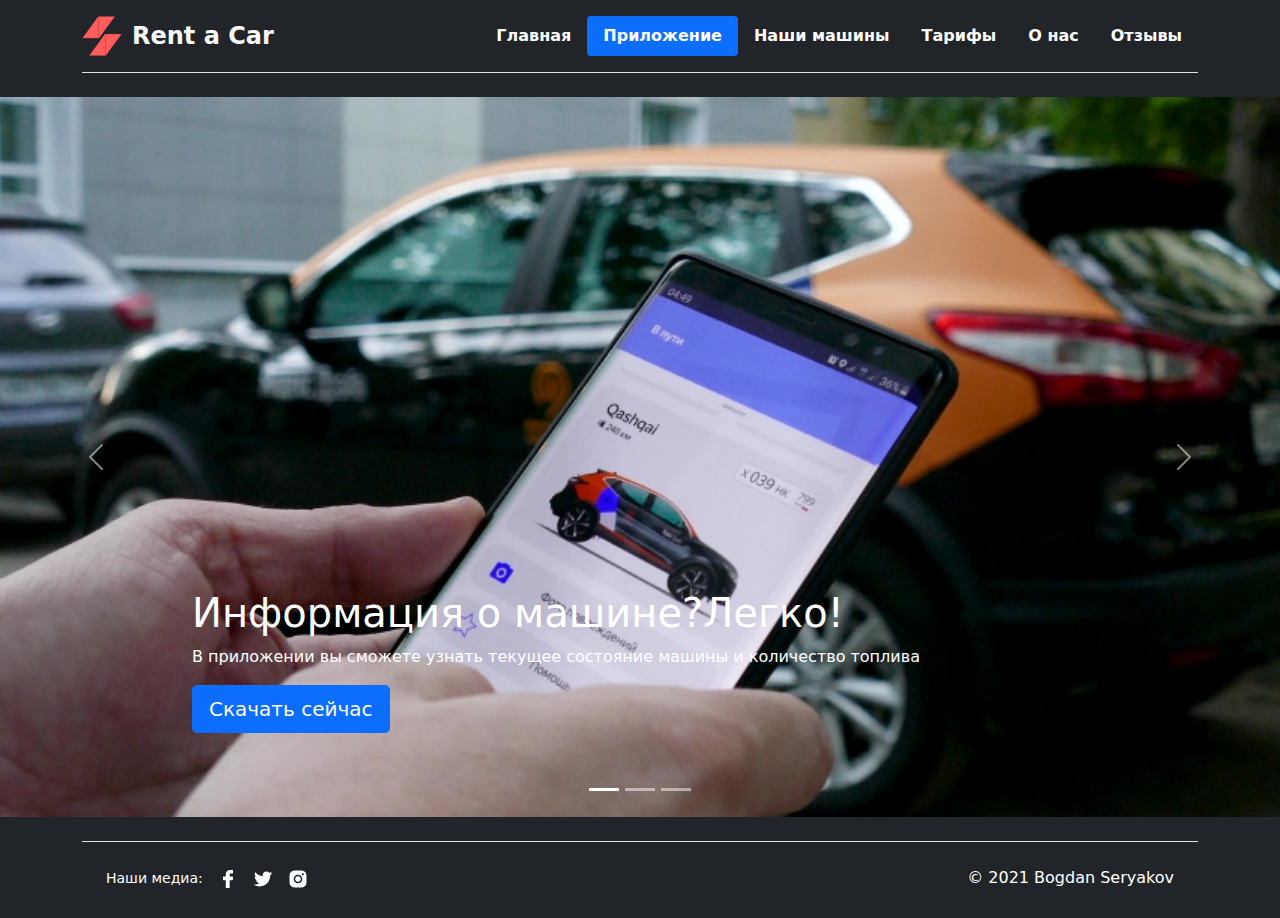
<file: app.html>
<!DOCTYPE html>
<html lang="ru">
<head>
   <meta charset="UTF-8">
   <meta name="viewport" content="width=device-width, initial-scale=1.0">
   <link rel="stylesheet" href="css/bootstrap.min.css">
   <link rel="stylesheet" href="css/style.css">
   <link rel="icon" href="img/favicon.png">
   <title>Rent a Car - аренда машин в Татарстане!</title>
</head>
<body class="bg-dark">

   <!-- HEADER -->

   <div class="container">
      <header class="d-flex flex-wrap justify-content-center py-3 mb-4 border-bottom">
         <a href="index.html" class="d-flex align-items-center mb-3 mb-md-0 me-md-auto text-light text-decoration-none logo">
           <img class="logo-img" src="img/logopng.png" alt="">
           <span class="fs-4 fw-bold">Rent a Car</span>
         </a>
         <ul class="nav nav-pills fw-bolder">
           <li class="nav-item"><a href="index.html" class="nav-link" aria-current="page">Главная</a></li>
           <li class="nav-item"><a href="app.html" class="nav-link active">Приложение</a></li>
           <li class="nav-item"><a href="cars.html" class="nav-link">Наши машины</a></li>
           <li class="nav-item"><a href="price.html" class="nav-link">Тарифы</a></li>
           <li class="nav-item"><a href="about.html" class="nav-link">О нас</a></li>
           <li class="nav-item"><a href="review.html" class="nav-link">Отзывы</a></li>
         </ul>
       </header>
   </div>

   <!-- END HEADER -->

   <!-- MAIN BLOCK -->

<main>
   <div id="myCarousel" class="carousel slide" data-bs-ride="carousel">
     <div class="carousel-indicators">
       <button type="button" data-bs-target="#myCarousel" data-bs-slide-to="0" class="active" aria-current="true" aria-label="Slide 1"></button>
       <button type="button" data-bs-target="#myCarousel" data-bs-slide-to="1" aria-label="Slide 2"></button>
       <button type="button" data-bs-target="#myCarousel" data-bs-slide-to="2" aria-label="Slide 3"></button>
     </div>
     <div class="carousel-inner">
       <div class="carousel-item carousel-item-1 active">
         <div class="container">
           <div class="carousel-caption text-start text-light-50 carousel-anim">
             <h1>Информация о машине?Легко!</h1>
             <p>В приложении вы сможете узнать текущее состояние машины и количество топлива</p>
             <p><a class="btn btn-lg btn-primary btn-anim" href="#">Скачать сейчас</a></p>
           </div>
         </div>
       </div>
       <div class="carousel-item carousel-item-2"> 
         <div class="container">
           <div class="carousel-caption text-light-50">
             <h1>Поиск машины - это просто!</h1>
             <p>В приложении встроены карты,на которых вы легко найдете ваш автомобиль!</p>
             <p><a class="btn btn-lg btn-primary btn-anim" href="#">Скачать сейчас</a></p>
           </div>
         </div>
       </div>
       <div class="carousel-item carousel-item-3">
         <div class="container">
           <div class="carousel-caption text-end text-light-50">
             <h1>Аренда - проще покупки</h1>
             <p>Арендовать машину в приложении проще и быстрее,чем покупать собственную!</p>
             <p><a class="btn btn-lg btn-primary btn-anim" href="#">Скачать сейчас</a></p>
           </div>
         </div>
       </div>
     </div>
     <button class="carousel-control-prev" type="button" data-bs-target="#myCarousel" data-bs-slide="prev">
       <span class="carousel-control-prev-icon" aria-hidden="true"></span>
       <span class="visually-hidden">Предыдущий</span>
     </button>
     <button class="carousel-control-next" type="button" data-bs-target="#myCarousel" data-bs-slide="next">
       <span class="carousel-control-next-icon" aria-hidden="true"></span>
       <span class="visually-hidden">Следующий</span>
     </button>
   </div>
</main>

<!-- END MAIN BLOCK -->

<!-- FOOTER -->

<div class="container">
<footer class="footer border-top mt-4 p-4">
      <div class="row">
         <div class="col-lg-9 d-flex align-items-center">
            <span class="footer-text">Наши медиа:</span>
            <span class="footer-social d-inline-flex align-items-center pb-1">
               <a target="_blank" href="https://www.facebook.com/" class="social-link">
                  <img src="img/Social network/Facebook.svg" alt="facebook">
               </a>
               <a target="_blank" href="https://twitter.com/" class="social-link">
                  <img src="img/Social network/Twitter.svg" alt="twitter">
               </a>
               <a target="_blank" href="https://www.instagram.com/jagermeistr/" class="social-link">
                  <img src="img/Social network/Instagram.svg" alt="instagram">
               </a>
            </span>
         </div>
         <div class="col-xl-3 col-lg-3 d-flex justify-content-lg-end mt-4 mt-lg-0">
            <a href="https://vk.com/thejagermeister" target="_blank" class="footer-link">© 2021 Bogdan Seryakov</a>
         </div>
</footer>
</div>

<!-- END FOOTER -->

<!-- SCRIPTS -->

<script src="js/bootstrap.bundle.min.js"></script>

<!-- END SCRIPTS -->
</body>
</html>
</file>
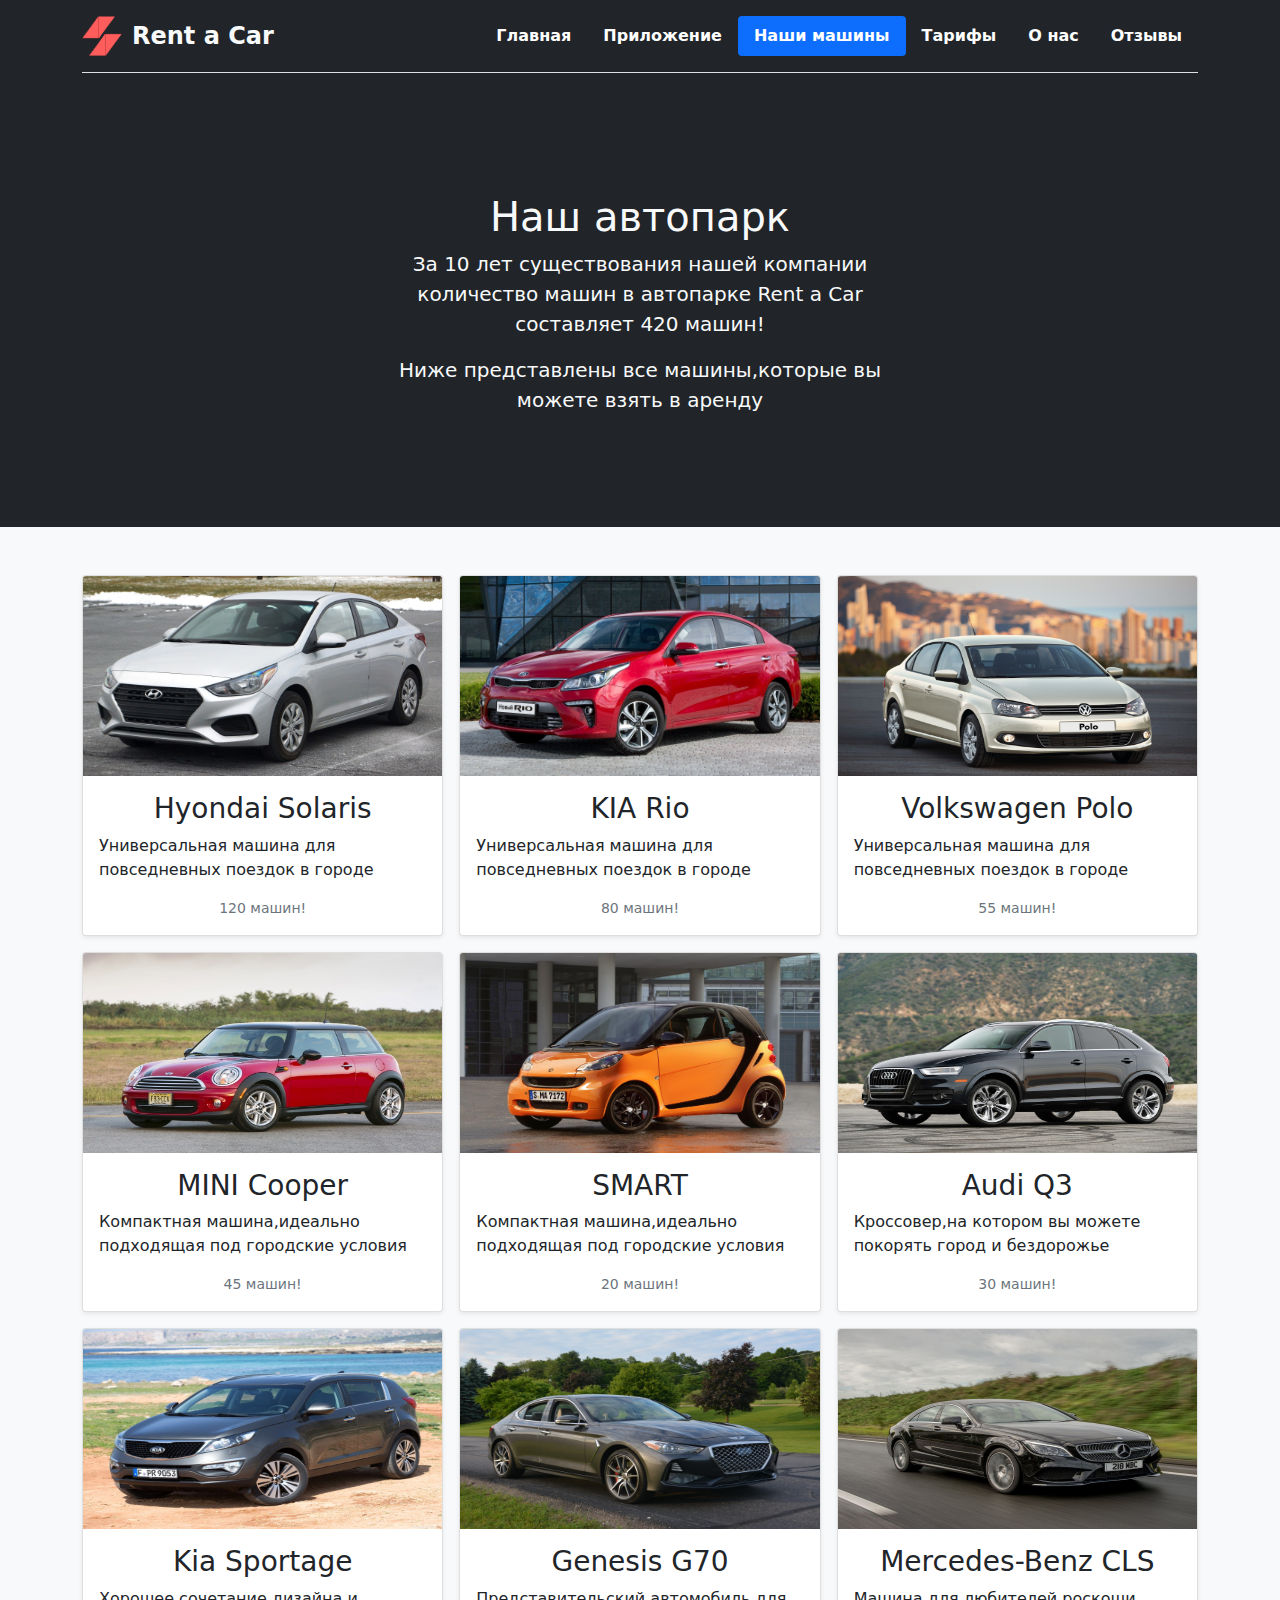
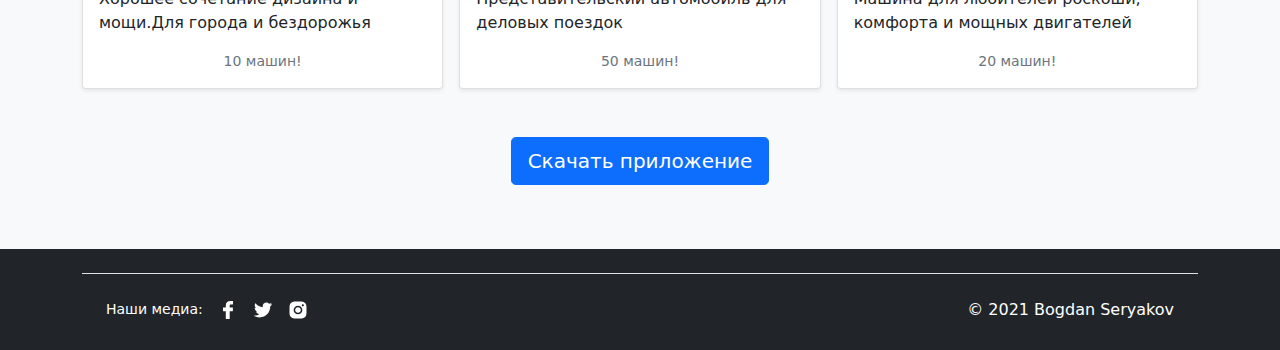
<file: cars.html>
<!DOCTYPE html>
<html lang="ru">
<head>
   <meta charset="UTF-8">
   <meta name="viewport" content="width=device-width, initial-scale=1.0">
   <link rel="stylesheet" href="css/bootstrap.min.css">
   <link rel="stylesheet" href="css/style.css">
   <link rel="icon" href="img/favicon.png">
   <title>Rent a Car - аренда машин в Татарстане!</title>
</head>
<body class="bg-dark">

   <!-- HEADER -->

   <div class="container">
      <header class="d-flex flex-wrap justify-content-center py-3 mb-4 border-bottom">
         <a href="index.html" class="d-flex align-items-center mb-3 mb-md-0 me-md-auto text-light text-decoration-none logo">
           <img class="logo-img" src="img/logopng.png" alt="">
           <span class="fs-4 fw-bold">Rent a Car</span>
         </a>
         <ul class="nav nav-pills fw-bolder">
            <li class="nav-item"><a href="index.html" class="nav-link" aria-current="page">Главная</a></li>
            <li class="nav-item"><a href="app.html" class="nav-link">Приложение</a></li>
            <li class="nav-item"><a href="cars.html" class="nav-link  active">Наши машины</a></li>
            <li class="nav-item"><a href="price.html" class="nav-link">Тарифы</a></li>
            <li class="nav-item"><a href="about.html" class="nav-link">О нас</a></li>
            <li class="nav-item"><a href="review.html" class="nav-link">Отзывы</a></li>
         </ul>
       </header>
   </div>
   
   <!-- END HEADER -->

   <!-- MAIN BLOCK -->

   <main>
      <section class="py-5 text-center container bg-dark cars-about">
        <div class="row py-lg-5">
          <div class="col-lg-6 col-md-8 mx-auto ">
            <h1 class="fw-light text-light">Наш автопарк</h1>
            <p class="lead text-light">За 10 лет существования нашей компании количество машин в автопарке Rent a Car составляет 420 машин!</p>
            <p class="lead text-light">Ниже представлены все машины,которые вы можете взять в аренду</p>
          </div>
        </div>
      </section>
      <div class="album py-5 bg-light">
        <div class="container">
          <div class="row row-cols-1 row-cols-sm-2 row-cols-md-3 g-3">
            <div class="col">
              <div class="card shadow-sm">
                <img class="bd-placeholder-img card-img-top" width="100%" height="225" src="img/cars/1.jpg">
                <div class="card-body">
                  <h3 class="card-title text-center">Hyondai Solaris</h3>
                  <p class="card-text">Универсальная машина для повседневных поездок в городе</p>
                  <div class="d-flex justify-content-center align-items-center">
                    <small class="text-muted">120 машин!</small>
                  </div>
                </div>
              </div>
            </div>
            <div class="col">
              <div class="card shadow-sm">
               <img class="bd-placeholder-img card-img-top" width="100%" height="225" src="img/cars/2.jpg">
    
                <div class="card-body">
                  <h3 class="card-title text-center">KIA Rio</h3>
                  <p class="card-text">Универсальная машина для повседневных поездок в городе</p>
                  <div class="d-flex justify-content-center align-items-center">
                     <small class="text-muted">80 машин!</small>
                   </div>
                </div>
              </div>
            </div>
            <div class="col">
              <div class="card shadow-sm">
               <img class="bd-placeholder-img card-img-top" width="100%" height="225" src="img/cars/3.jpg">
    
                <div class="card-body">
                  <h3 class="card-title text-center">Volkswagen Polo</h3>
                  <p class="card-text">Универсальная машина для повседневных поездок в городе</p>
                  <div class="d-flex justify-content-center align-items-center">
                     <small class="text-muted">55 машин!</small>
                   </div>
                </div>
              </div>
            </div>
    
            <div class="col">
              <div class="card shadow-sm">
               <img class="bd-placeholder-img card-img-top" width="100%" height="225" src="img/cars/4.jpg">
    
                <div class="card-body">
                  <h3 class="card-title text-center">MINI Cooper</h3>
                  <p class="card-text">Компактная машина,идеально подходящая под городские условия</p>
                  <div class="d-flex justify-content-center align-items-center">
                     <small class="text-muted">45 машин!</small>
                   </div>
                </div>
              </div>
            </div>
            <div class="col">
              <div class="card shadow-sm">
               <img class="bd-placeholder-img card-img-top" width="100%" height="225" src="img/cars/5.jpg">
    
                <div class="card-body">
                  <h3 class="card-title text-center">SMART</h3>
                  <p class="card-text">Компактная машина,идеально подходящая под городские условия</p>
                  <div class="d-flex justify-content-center align-items-center">
                     <small class="text-muted">20 машин!</small>
                   </div>
                </div>
              </div>
            </div>
            <div class="col">
              <div class="card shadow-sm">
               <img class="bd-placeholder-img card-img-top" width="100%" height="225" src="img/cars/6.jpg">
    
                <div class="card-body">
                  <h3 class="card-title text-center">Audi Q3</h3>
                  <p class="card-text">Кроссовер,на котором вы можете покорять город и бездорожье</p>
                  <div class="d-flex justify-content-center align-items-center">
                     <small class="text-muted">30 машин!</small>
                   </div>
                </div>
              </div>
            </div>
    
            <div class="col">
              <div class="card shadow-sm">
               <img class="bd-placeholder-img card-img-top" width="100%" height="225" src="img/cars/7.jpg">
    
                <div class="card-body">
                  <h3 class="card-title text-center">Kia Sportage</h3>
                  <p class="card-text">Хорошее сочетание дизайна и мощи.Для города и бездорожья</p>
                  <div class="d-flex justify-content-center align-items-center">
                     <small class="text-muted">10 машин!</small>
                   </div>
                </div>
              </div>
            </div>
            <div class="col">
              <div class="card shadow-sm">
               <img class="bd-placeholder-img card-img-top" width="100%" height="225" src="img/cars/8.jpg">
    
                <div class="card-body">
                  <h3 class="card-title text-center">Genesis G70</h3>
                  <p class="card-text">Представительский автомобиль для деловых поездок</p>
                  <div class="d-flex justify-content-center align-items-center">
                     <small class="text-muted">50 машин!</small>
                   </div>
                </div>
              </div>
            </div>
            <div class="col">
              <div class="card shadow-sm">
               <img class="bd-placeholder-img card-img-top" width="100%" height="225" src="img/cars/9.jpg">
    
                <div class="card-body">
                  <h3 class="card-title text-center">Mercedes-Benz CLS</h3>
                  <p class="card-text">Машина для любителей роскоши, комфорта и мощных двигателей</p>
                  <div class="d-flex justify-content-center align-items-center">
                     <small class="text-muted">20 машин!</small>
                   </div>
                </div>
              </div>
            </div>
          </div>
        </div>
        <p class="d-flex align-items-center justify-content-center mt-5">
           <a class="btn btn-lg btn-primary" href="#">Скачать приложение</a>
         </p>
      </div>
    </main>

   <!-- END MAIN BLOCK -->

   <!-- FOOTER -->

<div class="container">
   <footer class="footer border-top mt-4 p-4">
         <div class="row">
            <div class="col-lg-9 d-flex align-items-center">
               <span class="footer-text">Наши медиа:</span>
               <span class="footer-social d-inline-flex align-items-center pb-1">
                  <a target="_blank" href="https://www.facebook.com/" class="social-link">
                     <img src="img/Social network/Facebook.svg" alt="facebook">
                  </a>
                  <a target="_blank" href="https://twitter.com/" class="social-link">
                     <img src="img/Social network/Twitter.svg" alt="twitter">
                  </a>
                  <a target="_blank" href="https://www.instagram.com/jagermeistr/" class="social-link">
                     <img src="img/Social network/Instagram.svg" alt="instagram">
                  </a>
               </span>
            </div>
            <div class="col-xl-3 col-lg-3 d-flex justify-content-lg-end mt-4 mt-lg-0">
               <a href="https://vk.com/thejagermeister" target="_blank" class="footer-link">© 2021 Bogdan Seryakov</a>
            </div>
   </footer>
   </div>
   
   <!-- END FOOTER -->
   
   <!-- SCRIPTS -->

<script src="js/bootstrap.bundle.min.js"></script>

<!-- END SCRIPTS -->
</body>
</html>
</file>
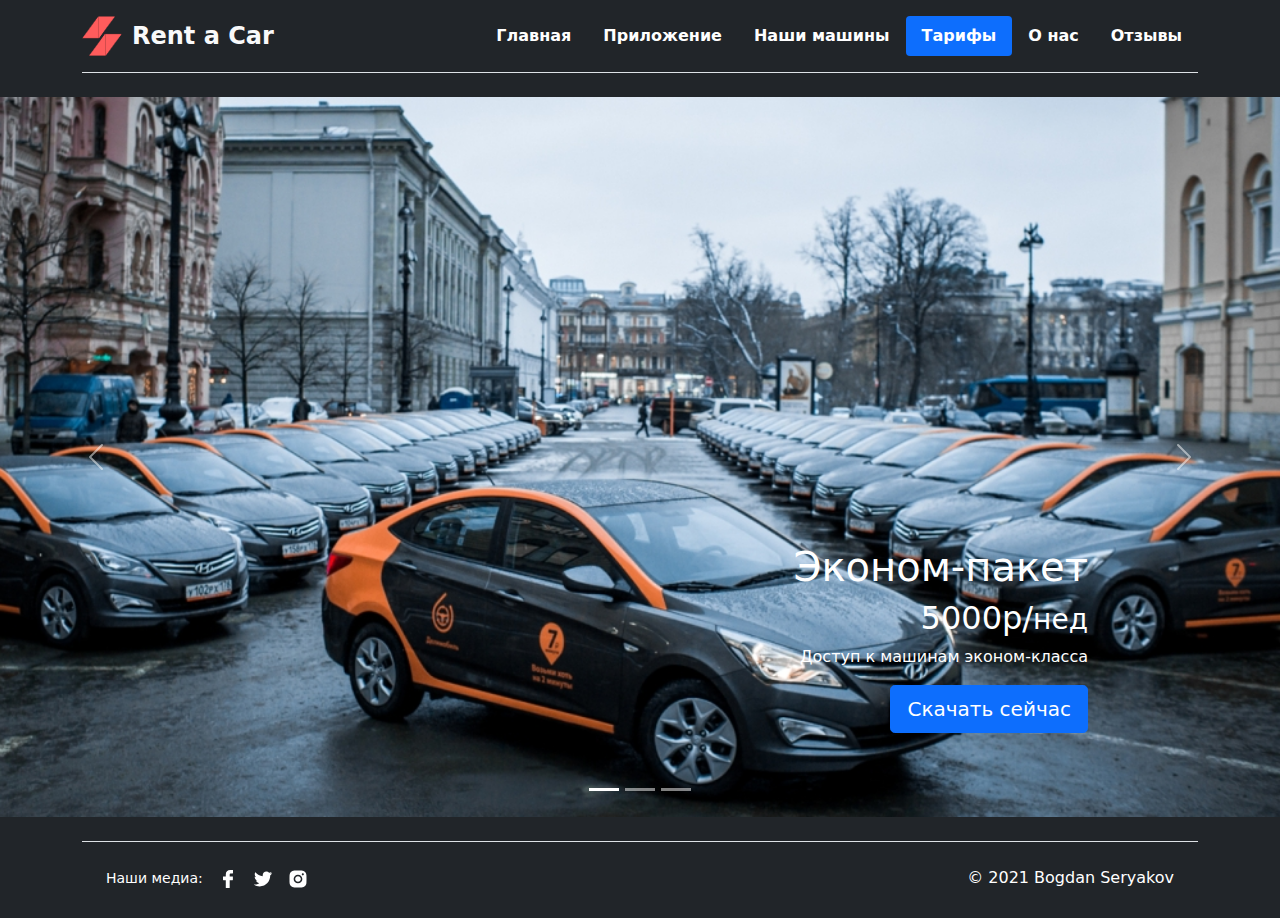
<file: price.html>
<!DOCTYPE html>
<html lang="ru">
<head>
   <meta charset="UTF-8">
   <meta name="viewport" content="width=device-width, initial-scale=1.0">
   <link rel="stylesheet" href="css/bootstrap.min.css">
   <link rel="stylesheet" href="css/style.css">
   <link rel="icon" href="img/favicon.png">
   <title>Rent a Car - аренда машин в Татарстане!</title>
</head>
<body class="bg-dark">

   <!-- HEADER -->

   <div class="container">
      <header class="d-flex flex-wrap justify-content-center py-3 mb-4 border-bottom">
         <a href="index.html" class="d-flex align-items-center mb-3 mb-md-0 me-md-auto text-light text-decoration-none logo">
           <img class="logo-img" src="img/logopng.png" alt="">
           <span class="fs-4 fw-bold">Rent a Car</span>
         </a>
         <ul class="nav nav-pills fw-bolder">
            <li class="nav-item"><a href="index.html" class="nav-link" aria-current="page">Главная</a></li>
            <li class="nav-item"><a href="app.html" class="nav-link">Приложение</a></li>
            <li class="nav-item"><a href="cars.html" class="nav-link">Наши машины</a></li>
            <li class="nav-item"><a href="price.html" class="nav-link  active">Тарифы</a></li>
            <li class="nav-item"><a href="about.html" class="nav-link">О нас</a></li>
            <li class="nav-item"><a href="review.html" class="nav-link">Отзывы</a></li>
         </ul>
       </header>
   </div>
   
   <!-- END HEADER -->

   <!-- MAIN BLOCK -->

   <main>
      <div id="myCarousel" class="carousel slide" data-bs-ride="carousel">
        <div class="carousel-indicators">
          <button type="button" data-bs-target="#myCarousel" data-bs-slide-to="0" class="active" aria-current="true" aria-label="Slide 1"></button>
          <button type="button" data-bs-target="#myCarousel" data-bs-slide-to="1" aria-label="Slide 2"></button>
          <button type="button" data-bs-target="#myCarousel" data-bs-slide-to="2" aria-label="Slide 3"></button>
        </div>
        <div class="carousel-inner">
          <div class="carousel-item carousel-item-price-1 active">
            <div class="container">
              <div class="carousel-caption text-end text-light-50">
                <h1>Эконом-пакет</h1>
                <h2>5000р/<small>нед</small></h2>
                <p>Доступ к машинам эконом-класса</p>
                <p><a class="btn btn-lg btn-primary" href="#">Скачать сейчас</a></p>
              </div>
            </div>
          </div>
          <div class="carousel-item carousel-item-price-2"> 
            <div class="container">
              <div class="carousel-caption text-end text-black">
               <h1>Комфорт-пакет</h1>
               <h2>7000р/<small>нед</small></h2>
               <p>Доступ к машинам комфорт-класса</p>
                <p><a class="btn btn-lg btn-primary" href="#">Скачать сейчас</a></p>
              </div>
            </div>
          </div>
          <div class="carousel-item carousel-item-price-3">
            <div class="container">
              <div class="carousel-caption text-end text-light-50">
               <h1>Бизнес-пакет</h1>
               <h2>10000р/<small>нед</small></h2>
               <p>Доступ к машинам бизнес-класса</p>
                <p><a class="btn btn-lg btn-primary" href="#">Скачать сейчас</a></p>
              </div>
            </div>
          </div>
        </div>
        <button class="carousel-control-prev" type="button" data-bs-target="#myCarousel" data-bs-slide="prev">
          <span class="carousel-control-prev-icon" aria-hidden="true"></span>
          <span class="visually-hidden">Предыдущий</span>
        </button>
        <button class="carousel-control-next" type="button" data-bs-target="#myCarousel" data-bs-slide="next">
          <span class="carousel-control-next-icon" aria-hidden="true"></span>
          <span class="visually-hidden">Следующий</span>
        </button>
      </div>
   </main>

   <!-- END MAIN BLOCK -->


   <!-- FOOTER -->

<div class="container">
   <footer class="footer border-top mt-4 p-4">
         <div class="row">
            <div class="col-lg-9 d-flex align-items-center">
               <span class="footer-text">Наши медиа:</span>
               <span class="footer-social d-inline-flex align-items-center pb-1">
                  <a target="_blank" href="https://www.facebook.com/" class="social-link">
                     <img src="img/Social network/Facebook.svg" alt="facebook">
                  </a>
                  <a target="_blank" href="https://twitter.com/" class="social-link">
                     <img src="img/Social network/Twitter.svg" alt="twitter">
                  </a>
                  <a target="_blank" href="https://www.instagram.com/jagermeistr/" class="social-link">
                     <img src="img/Social network/Instagram.svg" alt="instagram">
                  </a>
               </span>
            </div>
            <div class="col-xl-3 col-lg-3 d-flex justify-content-lg-end mt-4 mt-lg-0">
               <a href="https://vk.com/thejagermeister" target="_blank" class="footer-link">© 2021 Bogdan Seryakov</a>
            </div>
   </footer>
   </div>
   
   <!-- END FOOTER -->
   
   <!-- SCRIPTS -->

<script src="js/bootstrap.bundle.min.js"></script>

<!-- END SCRIPTS -->
</body>
</html>
</file>
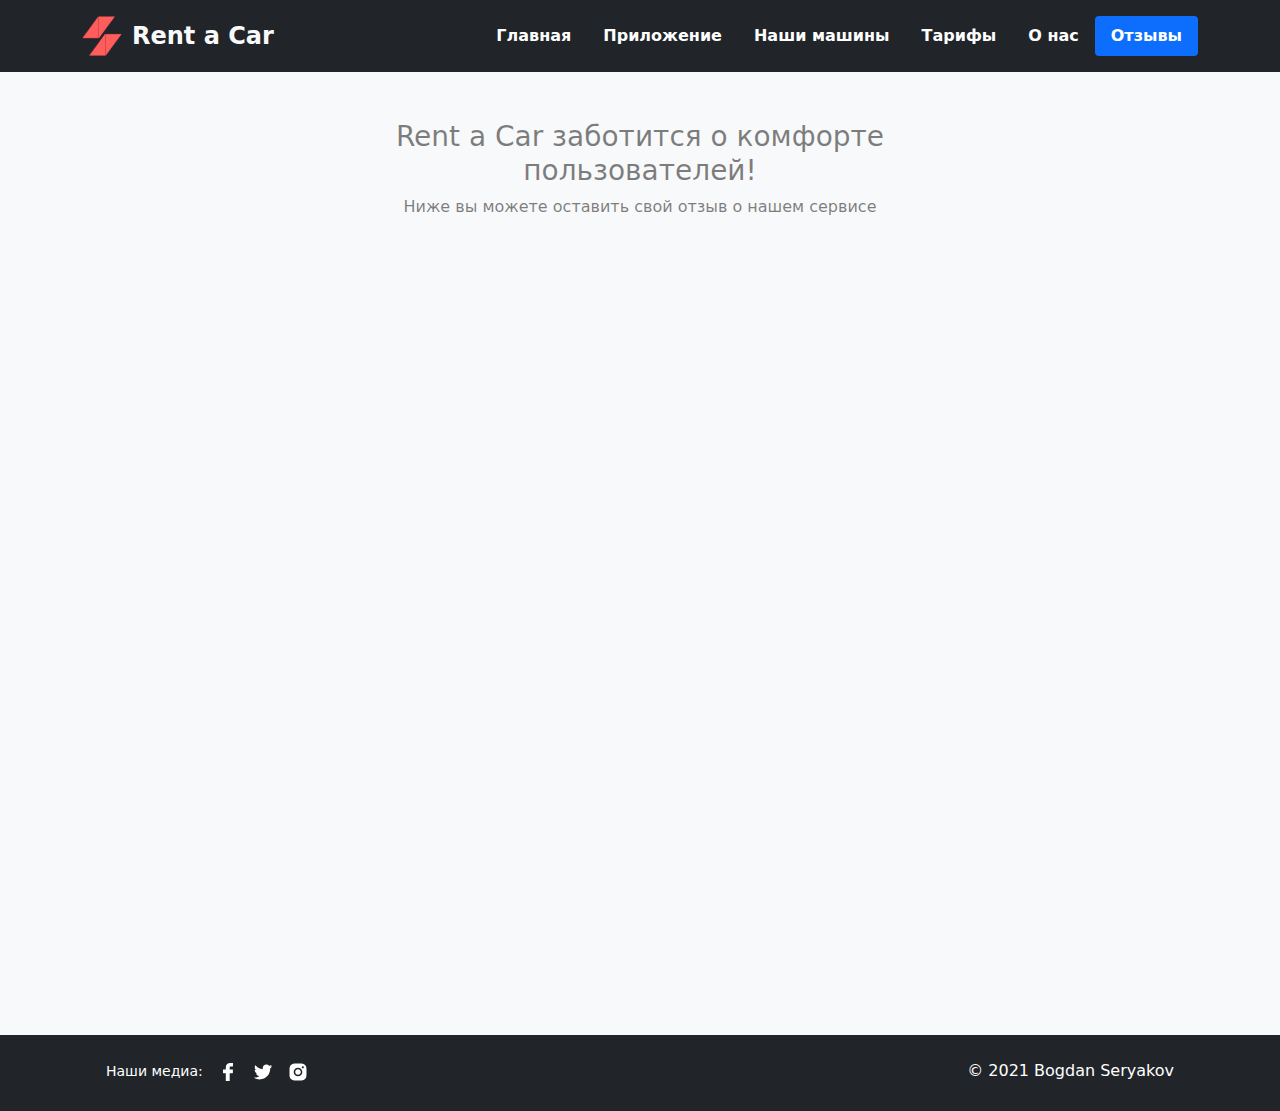
<file: review.html>
<!DOCTYPE html>
<html lang="ru">
<head>
   <meta charset="UTF-8">
   <meta name="viewport" content="width=device-width, initial-scale=1.0">
   <link rel="stylesheet" href="css/bootstrap.min.css">
   <link rel="stylesheet" href="css/style.css">
   <link rel="icon" href="img/favicon.png">
   <title>Rent a Car - аренда машин в Татарстане!</title>
</head>
<body class="bg-light">

   <!-- HEADER -->
<div class="bg-dark">
   <div class="container">
      <header class="d-flex flex-wrap justify-content-center py-3 mb-4">
         <a href="index.html" class="d-flex align-items-center mb-3 mb-md-0 me-md-auto text-light text-decoration-none logo">
           <img class="logo-img" src="img/logopng.png" alt="">
           <span class="fs-4 fw-bold">Rent a Car</span>
         </a>
         <ul class="nav nav-pills fw-bolder">
           <li class="nav-item"><a href="index.html" class="nav-link" aria-current="page">Главная</a></li>
           <li class="nav-item"><a href="app.html" class="nav-link">Приложение</a></li>
           <li class="nav-item"><a href="cars.html" class="nav-link">Наши машины</a></li>
           <li class="nav-item"><a href="price.html" class="nav-link">Тарифы</a></li>
           <li class="nav-item"><a href="about.html" class="nav-link">О нас</a></li>
           <li class="nav-item"><a href="review.html" class="nav-link active">Отзывы</a></li>
         </ul>
       </header>
   </div>
</div>
   <!-- END HEADER -->

   <!-- MAIN BLOCK -->

<main>
<div class="container mb-5 mt-5">
   <div class="col-lg-6 col-md-8 mx-auto text-center mb-5 mt-5">
      <h3 class="aboutus-title text-black-50">Rent a Car заботится о комфорте пользователей!</h3>
      <p class="aboutus-text text-black-50">Ниже вы можете оставить свой отзыв о нашем сервисе</p>
     </div>
   <div id="mc-review"></div>
   <script type="text/javascript">
   cackle_widget = window.cackle_widget || [];
   cackle_widget.push({widget: 'Review', id: 77629});
   (function() {
       var mc = document.createElement('script');
       mc.type = 'text/javascript';
       mc.async = true;
       mc.src = ('https:' == document.location.protocol ? 'https' : 'http') + '://cackle.me/widget.js';
       var s = document.getElementsByTagName('script')[0]; s.parentNode.insertBefore(mc, s.nextSibling);
   })();
   </script>
</div>
</div>
</main>

<!-- END MAIN BLOCK -->

<!-- FOOTER -->
<div class="bg-dark">
<div class="container">
<footer class="footer mt-4 p-4">
      <div class="row">
         <div class="col-lg-9 d-flex align-items-center">
            <span class="footer-text">Наши медиа:</span>
            <span class="footer-social d-inline-flex align-items-center pb-1">
               <a target="_blank" href="https://www.facebook.com/" class="social-link">
                  <img src="img/Social network/Facebook.svg" alt="facebook">
               </a>
               <a target="_blank" href="https://twitter.com/" class="social-link">
                  <img src="img/Social network/Twitter.svg" alt="twitter">
               </a>
               <a target="_blank" href="https://www.instagram.com/jagermeistr/" class="social-link">
                  <img src="img/Social network/Instagram.svg" alt="instagram">
               </a>
            </span>
         </div>
         <div class="col-xl-3 col-lg-3 d-flex justify-content-lg-end mt-4 mt-lg-0">
            <a href="https://vk.com/thejagermeister" target="_blank" class="footer-link">© 2021 Bogdan Seryakov</a>
         </div>
</footer>
</div>
</div>

<!-- END FOOTER -->

<!-- SCRIPTS -->

<script src="js/bootstrap.bundle.min.js"></script>

<!-- END SCRIPTS -->
</body>
</html>
</file>
<file: css/style.css>
/* HEADER BLOCK */

.logo-img{
   width: 40px;
   height: 40px;
   margin-right: 10px;
}
.nav-link{
   color: #fff;
}

/* FOOTER BLOCK */

.footer{
   padding-top: 25px;
   padding-bottom: 20px;
   color: #fff;
}
.social-link{
   text-decoration: none;
   margin-left: 15px;
   position: relative;
}
.social-link img {
   transition: all 1s ease-out;
}
      
.social-link img:hover{
   transform: scale(1.2);
}
.footer-text{
   color: #fff;
   font-size: 14px;
   line-height: 20px;
   margin-bottom: 5px;

}

.footer-link{
   text-decoration: none;
   color: #fff;
   transition: 1s ease-out;
}
.footer-link:hover{
   color: #777;
}
/* INDEX BLOCK */

.body {
   background: url('video.png');
   background-size: cover;
 }
 
 .bgvideo{
   position: fixed;
   right: 0;
   bottom: 0;
   min-width: 100%;
   min-height: 100%;
   width: auto;
   height: auto;
   z-index: -9999;
 }
 .main{
    height: 80vh;
    align-items: center;
    justify-content: center;
    display: flex;
    animation: anim-load 4.5s forwards;
 }
/* CAROUSEL SETTIGNS */

 .carousel-caption {
   bottom: 3rem;
   z-index: 10;
   animation: anim-load 3.5s forwards;
 }
 
 .carousel-item {
   height: 80vh;
 }
 .carousel-item > img {
   position: absolute;
   top: 0;
   left: 0;
   min-width: 100%;
   height: 32rem;
 }
 .carousel-item-1{
    background: url("../img/carousel/slide1.jpg") no-repeat top;
    background-size: cover;
 }
 .carousel-item-2{
   background: url("../img/carousel/slide2.png") no-repeat top;
   background-size: cover;
}
.carousel-item-3{
   background: url("../img/carousel/slide3.jpg") no-repeat top;
   background-size: cover;
}
.btn-anim{
   animation: btn-anim 3.5s forwards;
}
.btn-anim-2{
   animation: anim-load 6s forwards;
}
/*END CAROUSEL SETTIGNS */

/* PRICE BLOCK */

.carousel-item-price-1{
   background: url("../img/carousel-price/slide1.jpg") no-repeat top 70% right;
   background-size: cover;
}
.carousel-item-price-2{
   background: url("../img/carousel-price/slide2.jpg") no-repeat top 70% right;
   background-size: cover;
}
.carousel-item-price-3{
   background: url("../img/carousel-price/slide3.jpeg") no-repeat top 50% right;
   background-size: cover;
}

/* CARS BLOCK */
.cars-about{
   animation: anim-load 3.5s forwards;
}
.wrapper-title-cars{
   background:#B4D1E0 url("../img/cars/img1.png") no-repeat top 5% left -10%;
   background-size: contain;
}

.card img{
   width: 100%;
   height: 200px;
}
.card{
   animation: anim-load 7.5s forwards;
}

/* ABOUT BLOCk */

.bd-placeholder-img img{
   width: 100%;
   height: 100%;
}

.about-anim{
   animation: anim-load 3.5s forwards;
}
.about-anim-3{
   animation: btn-anim 5s forwards;
}
.about-anim-2{
   transform: translateY(-150%);
   animation: anim-load 4s forwards;
}
/* REVIEW BLOCK */

#mc-review{
   height: 80vh;
   overflow: scroll;
}

/* KEYFRAMES BLOCK */
 
 @keyframes anim-load {
   0% {opacity: 0;}
   100% {opacity: 1;}
 }
 @keyframes anim {
   0% {font-size: 0;}
   100% {font-size: 16px;}
 }
 @keyframes btn-anim {
   0% {
      transform: translateY(150%);
      opacity: 0;
      }
   50%{opacity:0;}
   100% {
      transform: translateY(0);
      opacity: 1;
      }
 }


/* MEDIA BLOCK */
@media(max-width:1100px)
{
   .card-title{
      font-size: 20px;
   }
   .card-text{
      font-size: 16px;
      text-align: left;
   }
}
@media(max-width: 768px)
{
   .nav-link{
      font-size: 14px;
   }
   .logo{
      padding-bottom: 10px;
      margin: 0 auto;
   }
}
@media(max-width: 568px)
{
   .nav{
      display: flex;
      text-align: center;
      align-items: center;
      justify-content: center;
   }
   .footer-media{
      display: flex;
      text-align: center;
      align-items: center;
      justify-content: center;
   }
   .carousel-caption{
      text-align:center!important;
   }
   .card-title{
      font-size: 15px;
   }
   .card-text{
      font-size: 13px;
      text-align: center;
   }
   .carousel-item-price-1{
      background: url("../img/carousel-price/slide1.jpg") no-repeat top 70% right 30%;
      background-size: cover;
   }
   .carousel-item-price-2{
      background: url("../img/carousel-price/slide2.jpg") no-repeat top 70% right 30%;
      background-size: cover;
   }
   .carousel-item-price-3{
      background: url("../img/carousel-price/slide3.jpeg") no-repeat top 50% right 10%;
      background-size: cover;
   }
}

@media(max-width: 375px)
{
   .nav-link{
      font-size: 14px;
   }
}
@media(max-width: 320px)
{
   .nav-link{
      font-size: 12px;
      padding: 10px;
   }
}
</file>
